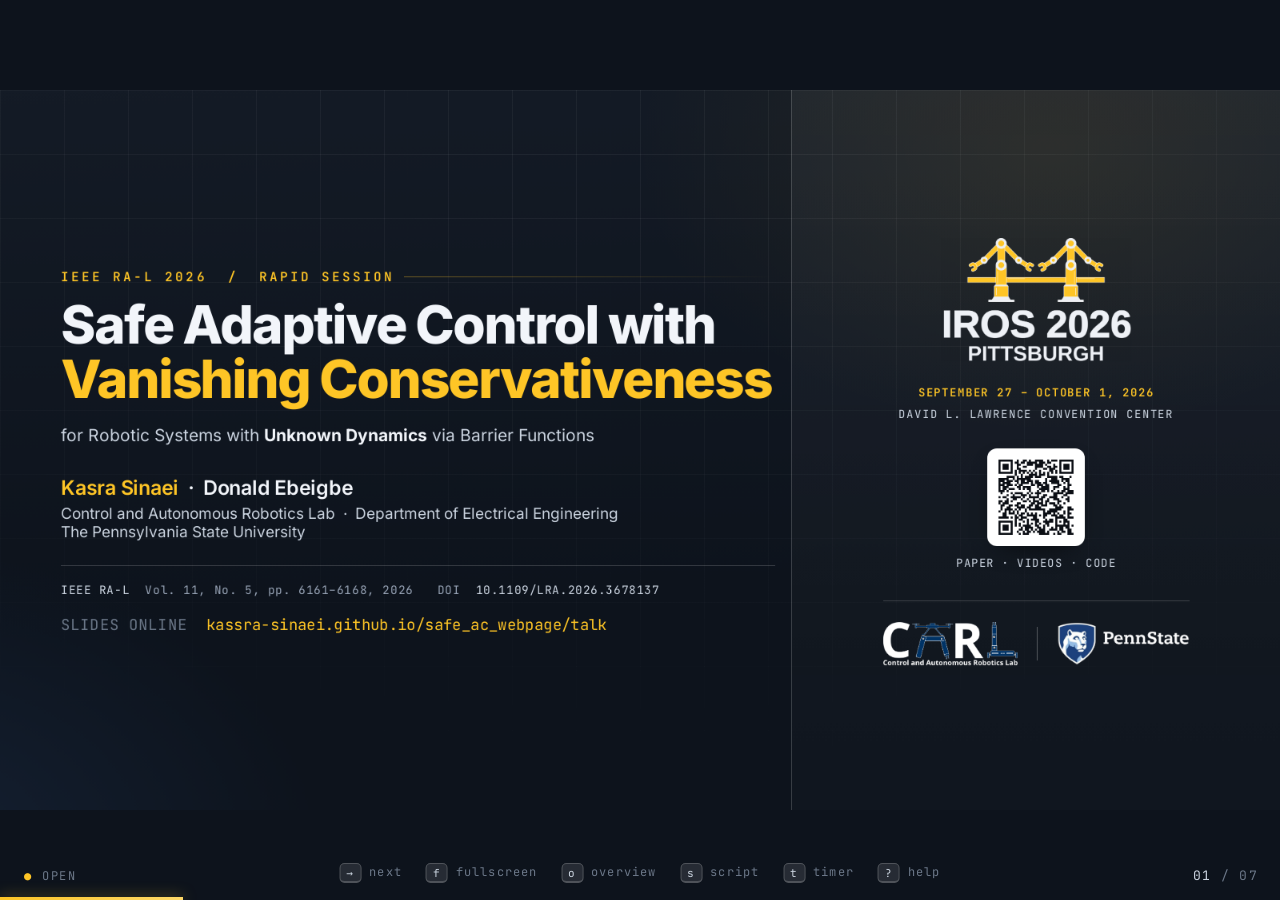
<file: talk/index.html>
<!DOCTYPE html>
<html lang="en">
<head>
<meta charset="utf-8">
<meta name="viewport" content="width=device-width, initial-scale=1">
<title>Safe Adaptive Control · IROS 2026 lightning talk</title>
<meta name="author" content="Kasra Sinaei, Donald Ebeigbe">
<link rel="icon" href="assets/img/iros2026_logo.png">
<link rel="stylesheet" href="assets/vendor/katex/katex.min.css">
<link rel="stylesheet" href="assets/deck.css">
</head>
<body>

<div id="stage">

<section class="slide title-slide" data-title="Title" data-section="Open" data-time="8">
  <div class="title-left">
    <div class="eyebrow">IEEE&nbsp;RA-L&nbsp;2026 &nbsp;/&nbsp; Rapid&nbsp;Session</div>

    <h1 class="deck">
      Safe Adaptive Control with<br>
      <span style="color:var(--gold)">Vanishing Conservativeness</span>
    </h1>
    <p class="sub" style="margin-bottom:34px; font-size:21px;">
      for Robotic Systems with <strong>Unknown Dynamics</strong> via Barrier Functions
    </p>

    <p class="authors"><span class="me">Kasra Sinaei</span> &nbsp;&middot;&nbsp; Donald Ebeigbe</p>
    <p class="affil">Control and Autonomous Robotics Lab &nbsp;&middot;&nbsp; Department of Electrical Engineering<br>The Pennsylvania State University</p>

    <div class="pubmeta">
      <span class="item"><b>IEEE RA-L</b> &nbsp;Vol.&nbsp;11, No.&nbsp;5, pp.&nbsp;6161&ndash;6168, 2026</span>
      <span class="item">DOI &nbsp;<b>10.1109/LRA.2026.3678137</b></span>
    </div>

    <p class="slideslink"><span data-link="https://kassra-sinaei.github.io/safe_ac_webpage/talk/">Slides
      online &nbsp;<span class="u">kassra-sinaei.github.io/safe_ac_webpage/talk</span></span></p>
  </div>

  <div class="title-right">
    <img class="logo" src="assets/img/iros2026_logo_light.png" alt="IROS 2026 Pittsburgh">
    <div class="venue">
      <b>September 27 &ndash; October 1, 2026</b><br>
      David L. Lawrence Convention Center
    </div>
    <div class="qrblock" style="margin-top:4px;">
      <a class="qr" href="https://safe-adaptive-control.netlify.app" target="_blank" rel="noopener">
        <img src="assets/img/qr_project.svg" alt="QR code to project page">
      </a>
      <div class="qlab">Paper &middot; Videos &middot; Code</div>
    </div>
    <div class="title-logos">
      <img src="assets/img/carl_logo.png" alt="Control and Autonomous Robotics Lab (CARL)">
      <span class="sep"></span>
      <img src="assets/img/psu_mark_reverse.png" alt="Penn State">
    </div>
  </div>

  <aside class="notes">
    I am Kasra Sinaei from Penn State, presenting our work on safe adaptive control with vanishing conservativeness. Adaptive controllers are a well established control practice, and engineers have used them for over four decades. Control Barrier Functions are also a well established, popular choice for safety filtering.
  </aside>
</section>


<!-- =========================================================
     02 · THE PROBLEM  (minimal: ours vs. a conventional CBF filter)
     ========================================================= -->
<section class="slide" data-scan data-title="The problem: where the barrier goes" data-section="Motivation" data-time="24">
  <div class="stack">
    <div class="eyebrow">The Problem</div>
    <h2 class="deck" style="font-size:44px; margin-bottom:8px;">Enforcing safety while the model estimate is not accurate</h2>
    <p class="sub" style="margin-bottom:26px; max-width:none;">
      An adaptive controller is least informed at <em class="k">t&nbsp;=&nbsp;0</em>, exactly when the robot starts moving.
    </p>

    <div class="cols c-6-6 mid grow" style="min-height:0; gap:36px;">
      <div class="card red">
        <div class="chip red" style="margin-bottom:14px;">&times;</div>
        <div class="big">Conventional: filter the <em class="r">output</em></div>
        <div class="mini">
          <span class="mnode">Adaptive<br>controller</span>
          <span class="marw">\(u\)</span>
          <span class="mnode bad">CBF-QP<br><small>needs \(f,\,g\)</small></span>
          <span class="marw">\(u_{\text{safe}}\)</span>
          <span class="mnode">Robot</span>
        </div>
        <p class="cap">The filter needs the model you are still learning: with poor estimates it can
          <em class="r">fail to prevent unsafe behavior</em>, or stay conservative forever.</p>
      </div>

      <div class="card gold">
        <div class="chip" style="margin-bottom:14px;">&#9733;</div>
        <div class="big" style="color:var(--gold)">Ours: filter the <em class="k">update law</em></div>
        <div class="mini">
          <span class="mnode good">Update law + QP<br><small>\(\breve W=\hat W+\delta W\)</small></span>
          <span class="marw">\(\breve W\)</span>
          <span class="mnode">Control law</span>
          <span class="marw">\(u\)</span>
          <span class="mnode">Robot</span>
        </div>
        <p class="cap">A real-time QP perturbs the <strong>parameter estimate</strong> instead, carrying a
          model-error bound that <em class="k">shrinks as the robot learns</em>. No external filter.</p>
      </div>
    </div>

    <div class="punch red frag" data-f="1">
      Model-based safety filters are <span class="q">most vulnerable at the beginning of the roll-out</span>,
      and need to be conservative.
    </div>
  </div>

  <aside class="notes">
    What makes integrating CBFs and adaptive control difficult is that a CBF needs a model, and adaptive control does not have an accurate system representation when it starts rolling out at time zero. To address this challenge, we propose filtering the parameter gains of the adaptive controller instead of the final action of the controller.
  </aside>
</section>

<!-- =========================================================
     03 · FORMULATION  (slim: three equations)
     ========================================================= -->
<section class="slide" data-scan data-title="Formulation: unknown robot → one weight vector" data-section="Formulation" data-time="26">
  <div class="stack roomy">
    <div class="eyebrow blue">Problem Formulation &nbsp;&middot;&nbsp; Sec. II &amp; III</div>
    <h2 class="deck" style="font-size:40px; margin-bottom:18px;">Regressor-based representation of a nonlinear system</h2>

    <div class="cols c-6-6 mid grow" style="min-height:0;">
      <div>
        <div class="eq" style="margin-bottom:18px;">
          <span class="lbl">System</span>
          \[ \dot{x} \;=\; f(x) \;+\; g(x)\,u \]
          <span class="tagno">(1)</span>
        </div>

        <div class="rowitem" style="margin-bottom:16px;">
          <span class="chip red">A1</span>
          <span class="txt"><b>\(f\) and \(g\) fully unknown</b>: we know only their
            <em class="r">dimensions</em>. Fully actuated.</span>
        </div>
        <div class="rowitem">
          <span class="chip green">Goal</span>
          <span class="txt">Track \(x_d(t)\) and keep \(\mathcal C=\{x:h(x)\ge0\}\)
            <b>forward invariant</b>, with no model.</span>
        </div>
      </div>

      <div>
        <div class="eq hero" style="margin-bottom:14px;">
          <span class="lbl">Everything unknown, in one vector</span>
          \[ \Psi(x) \;=\; Z(\cdot)\,W \;+\; \varepsilon \]
          <span class="tagno">(8)</span>
        </div>
        <p class="small" style="margin-bottom:18px;">
          \(Z\) <em class="k">known</em> basis functions (RBF / Fourier) &nbsp;&middot;&nbsp;
          \(W\) <em class="r">unknown</em> weights, \(\|W\|\le W_{\max}\) &nbsp;&middot;&nbsp;
          \(\|\varepsilon\|\le E\).
        </p>

        <div class="eq blue">
          <span class="lbl">Control law &amp; the one knob &nbsp;(10&ndash;11)</span>
          \[ u = Z\,\breve W + \dot x_d - Ke, \qquad
             \breve W = \underbrace{\hat W}_{\textcolor{#5B9BFF}{\text{stability}}}
                      + \underbrace{\delta W}_{\textcolor{#FEC526}{\text{safety}}} \]
        </div>
      </div>
    </div>

    <div class="punch blue frag" data-f="1">
      One vector holds everything the robot doesn&rsquo;t know, and
      <span class="q">\(\delta W\)</span> is the only safety knob.
    </div>
  </div>

  <aside class="notes">
    Our approach works on any control-affine nonlinear system, including robots. We use a regressor-based representation of the system, where a function approximator and an unknown parameter vector encode our model. Our control law consists of an inverse dynamics term, a proportional error term, and the desired trajectory; the parameter update has two parts, one coming from Lyapunov analysis and one from an online optimization problem.
  </aside>
</section>

<!-- =========================================================
     04 · MAIN RESULT  (Prop. 1 bound + the QP, merged)
     ========================================================= -->
<section class="slide" data-scan data-title="★ Vanishing conservativeness, and the QP" data-section="Method" data-time="42">
  <div class="stack">
    <div class="eyebrow">Main Result &nbsp;&middot;&nbsp; Proposition 1 &amp; Theorem 2</div>
    <h2 class="deck" style="font-size:38px; margin-bottom:14px;">
      <span style="color:var(--gold)">Vanishing conservativeness</span> via a decaying parameter-error bound
    </h2>

    <div class="cols c-6-6 mid" style="gap:32px;">
      <div>
        <div class="eq hero" style="margin-bottom:14px;">
          <span class="lbl">Proposition 1: the certificate</span>
          \[ \|\tilde W(t)\| \;\le\;
             \sqrt{\dfrac{\,2\bar V_0 \;-\; k_e\displaystyle\int_0^{t}\!\|e(\tau)\|^{2}\,d\tau\,}{\lambda_{\min}(\Gamma^{-1})}}
             \;=\; \bar W(t) \]
          <span class="tagno">(16)</span>
        </div>
        <p class="small">
          Every term of \(\bar V_0\) is <strong>known a priori</strong>, and the integral only grows, so
          \(\bar W(t)\) is <em class="k">non-increasing</em>. Stability is never traded away (Thm.&nbsp;1);
          \(\hat W\) need not converge (Remark&nbsp;1).
        </p>
      </div>

      <div class="diagram">
        <svg viewBox="0 0 620 320" preserveAspectRatio="xMidYMid meet">
          <defs>
            <linearGradient id="bandg" x1="0" y1="0" x2="0" y2="1">
              <stop offset="0%"   stop-color="#FEC526" stop-opacity=".17"/>
              <stop offset="100%" stop-color="#FEC526" stop-opacity=".02"/>
            </linearGradient>
            <marker id="arwG" viewBox="0 0 10 10" refX="9" refY="5" markerWidth="7" markerHeight="7" orient="auto">
              <path d="M0 0 L10 5 L0 10 z" fill="#FEC526"/>
            </marker>
          </defs>
          <line x1="60" y1="26"  x2="60"  y2="292" stroke="rgba(255,255,255,.26)" stroke-width="1.4"/>
          <line x1="60" y1="292" x2="586" y2="292" stroke="rgba(255,255,255,.26)" stroke-width="1.4"/>
          <path d="M60 56 C 196 100, 330 158, 578 202 L578 264 C 330 252, 196 238, 60 216 Z" fill="url(#bandg)"/>
          <line x1="60" y1="44" x2="578" y2="44" stroke="#FF6B6B" stroke-width="2" stroke-dasharray="7 6" opacity=".85"/>
          <path d="M60 56 C 196 100, 330 158, 578 202" fill="none" stroke="#FEC526" stroke-width="3.6" stroke-linecap="round"/>
          <path d="M60 216 C 132 234, 180 210, 236 230 C 292 250, 334 228, 392 246 C 452 264, 508 248, 578 264"
                fill="none" stroke="#5B9BFF" stroke-width="2.6" stroke-linecap="round"/>
          <line x1="112" y1="74"  x2="112" y2="206" stroke="#FEC526" stroke-width="1.6" stroke-dasharray="4 4" marker-end="url(#arwG)"/>
        </svg>
        <div class="lay">
          <div class="dlab" style="left:4.5%; top:8%; color:#96A2B4;">\(\|\tilde W\|\)</div>
          <div class="dlab" style="left:10.5%; top:95.5%; color:#96A2B4;">\(t=0\)</div>
          <div class="dlab" style="left:89%;   top:95.5%; color:#96A2B4;">time</div>
          <div class="dnote" style="left:75%;  top:10%; color:#FF6B6B; font-size:14.5px;">constant worst case</div>
          <div class="dnote" style="left:73%;  top:48%; color:#FEC526; font-weight:600;">\(\bar W(t)\): certified</div>
          <div class="dnote" style="left:37%;  top:78%; color:#5B9BFF; font-size:14.5px;">true \(\|\tilde W(t)\|\) (never known)</div>
          <div class="dlab" style="left:29.5%; top:43%; color:#FEC526;">conservativeness</div>
        </div>
      </div>
    </div>

    <div class="eq green frag" data-f="1" style="margin-top:14px;">
      <span class="lbl">One QP on the update law &nbsp;(18), (20) &nbsp;&middot;&nbsp; OSQP, 100&nbsp;Hz</span>
      \[ \begin{aligned}
         \min_{\delta W}\;&amp; \tfrac12\,\delta W^{\!\top}\delta W
            \qquad \text{s.t.}\quad \text{RaCLF (15)} \;\;\textcolor{#5B9BFF}{\text{keeps stability}} \\[2pt]
         &amp; \nabla h\,Z\,\delta W \;\ge\; -\alpha\big(h(x)\big) + \nabla h\,(Ke-\dot x_d)
            + \underbrace{\|\nabla h Z\|\,\bar W(t)}_{\textcolor{#FF6B6B}{\text{model error, shrinks}}}
            + \|\nabla h\|\,E
         \end{aligned} \]
    </div>

    <div class="punch frag" data-f="2">
      As \(\bar W(t)\) decays, the constraint <span class="q">relaxes itself</span>.
    </div>
  </div>

  <aside class="notes">
    A nice characteristic of our method is its vanishing conservativeness. We start the safety filter with a conservative, worst-case estimation error, and thanks to the time-decaying error bound we derived, the safety filter relaxes over time and allows the robot to use its full potential. Our QP is shown here; it can be solved in a few milliseconds and generates safe, stabilizing parameter vectors.
  </aside>
</section>

<section class="slide" data-scan data-title="Verification: simulation → high fidelity" data-section="Results" data-time="30">
  <div class="stack">
    <div class="eyebrow blue">Verification &nbsp;&middot;&nbsp; numerical &amp; NVIDIA IsaacSim &nbsp;&middot;&nbsp; Sec. IV-A&ndash;C</div>

    <div class="cols c-6-6" style="gap:24px; max-width:1180px; margin:0 auto; width:100%;">
      <div class="vid" style="aspect-ratio:1794/922;">
        <span class="badge red">safety filter OFF</span>
        <video src="../static/videos/no_safety_filter.mp4" poster="assets/img/poster/no_safety_filter.jpg" muted loop playsinline data-autoplay></video>
      </div>
      <div class="vid" style="aspect-ratio:1794/922;">
        <span class="badge green">safety filter ON</span>
        <video src="../static/videos/safety_filter.mp4" poster="assets/img/poster/safety_filter.jpg" muted loop playsinline data-autoplay></video>
      </div>
    </div>

    <div class="cols c-6-6" style="gap:24px; max-width:1180px; margin:14px auto 0; width:100%;">
      <div class="card red tight vc"><p class="cap">The end-effector drives
        <strong>through</strong> the red keep-out sphere.</p></div>
      <div class="card green tight vc"><p class="cap">Same unknown dynamics: it
        <strong>skirts the sphere</strong> and still reaches every waypoint.</p></div>
    </div>

    <div class="cols c-3 stretch grow" style="gap:26px; margin-top:18px; min-height:0;">
      <div class="stack">
        <div class="plot fill grow" style="min-height:0;">
          <img src="assets/img/md_barrier.png" alt="Barrier value over 314 s for the mass-damper">
        </div>
        <p class="tiny" style="margin-top:8px;"><strong>Mass&ndash;damper</strong>: \(h>0\) for 314&nbsp;s;
          its floor drops \(\approx0.15\to0.05\) after \(\sim\)60&nbsp;s: <em class="k">\(\bar W(t)\) decaying</em>.</p>
      </div>
      <div class="stack">
        <div class="plot fill grow" style="min-height:0;">
          <img src="assets/img/fig3_mobile.png" alt="Mobile robot trajectory avoiding two obstacles">
        </div>
        <p class="tiny" style="margin-top:8px;"><strong>Mobile robot</strong>: unknown drift, reference
          driven <em class="r">straight through</em> both obstacles; \(h\ge0\) never violated.</p>
      </div>
      <div class="stack">
        <div class="plot fill grow" style="min-height:0;">
          <img src="assets/img/ur10_h.png" alt="Barrier function h(q) stays positive for the UR10">
        </div>
        <p class="tiny" style="margin-top:8px;"><strong>UR10, 6-DoF</strong>: 66 unknown parameters at
          100&nbsp;Hz; \(h(q)\) never crosses zero. \(\nabla h\) needs only the <em class="k">kinematic</em>
          Jacobian (Remark&nbsp;3).</p>
      </div>
    </div>
  </div>

  <aside class="notes">
    We validate our method in simulation. Here is a video of a UR10 robot in Isaac Sim. The robot follows three waypoints in a loop. On the right, the safety filter is activated, and the robot does not enter the area around the red sphere. On the bottom left is the CBF plot as a function of time, where we see the vanishing conservativeness of the framework.
  </aside>
</section>


<section class="slide" data-scan data-title="Verification: hardware, Unitree Go1" data-section="Results" data-time="26">
  <div class="stack">
    <div class="eyebrow green">Verification &nbsp;&middot;&nbsp; Hardware &nbsp;&middot;&nbsp; Sec. IV-D</div>

    <div class="cols c-6-6 stretch grow" style="min-height:0; gap:26px;">
      <div class="stack">
        <div class="vid grow" style="min-height:0;">
          <span class="badge green" style="background:rgba(8,11,17,.78);">Unitree Go1 &middot; ROS &middot; MoCap &middot; 4&times; speed</span>
          <video src="../static/videos/experiment_1_aac.mp4" poster="assets/img/poster/experiment_1_aac.jpg" muted loop playsinline data-autoplay data-rate="4"></video>
        </div>
        <div class="cols c-4" style="gap:14px; margin-top:18px;">
          <div class="stat"><span class="n green">20/20</span><span class="l">trials safe</span></div>
          <div class="stat"><span class="n">0</span><span class="l">dynamics known</span></div>
          <div class="stat"><span class="n blue">100</span><span class="l">Hz control loop</span></div>
          <div class="stat"><span class="n">2</span><span class="l">obstacles</span></div>
        </div>
      </div>

      <div class="stack" style="gap:16px; min-height:0;">
        <div class="plot fill grow" style="min-height:0;">
          <img src="assets/img/hw_traj.png" alt="Measured quadruped trajectory around two obstacles">
          <div class="figcap">measured trajectory (motion capture)</div>
        </div>
        <div class="cols c-6-6" style="gap:16px;">
          <div class="plot fill">
            <img src="assets/img/hw_h.png" alt="Barrier function stays in the safe region for the whole run">
            <div class="figcap">\(h(x)\) stays in the safe region</div>
          </div>
          <div class="plot fill">
            <img src="assets/img/hw_w.png" alt="Parameter norm stays below its bound">
            <div class="figcap">\(\|\hat w\|\) stays under its bound</div>
          </div>
        </div>
      </div>
    </div>

    <div class="punch green frag" data-f="1" style="margin-top:20px;">
      A quadruped with <span class="q">no dynamic model at all</span>: unicycle mapping,
      unknown drift, 20 of 20 runs safe.
    </div>
  </div>

  <aside class="notes">
    We also validate the framework in hardware. It solves a quadrupedal navigation problem, where we have an inaccurate locomotion controller with some unknown drift, and our controller successfully takes the robot to the goal pose.
  </aside>
</section>


<section class="slide" data-title="Takeaways &amp; contact" data-section="Close" data-time="14">
  <div class="stack">
    <div class="eyebrow">Conclusion</div>

    <div class="cols c-7-5 mid" style="flex:1;">
      <div class="stack">
        <h2 class="deck" style="font-size:38px; margin-bottom:22px;">
          Put the barrier where the <span style="color:var(--gold)">uncertainty</span> lives.
        </h2>

        <div class="rowitem">
          <span class="chip">1</span>
          <span class="txt"><b>Safety on the update law, not the output.</b> A CBF-QP perturbs
            \(\delta W\) so the parameter estimate itself is always safe, with no external filter.</span>
        </div>
        <div class="rowitem">
          <span class="chip blue">2</span>
          <span class="txt"><b>Stability is never sacrificed.</b> The RaCLF constraint holds for every
            \(\delta W\) the QP may choose (Thm.&nbsp;1).</span>
        </div>
        <div class="rowitem">
          <span class="chip green">3</span>
          <span class="txt"><b>Conservativeness vanishes.</b> A certified, monotonically decreasing bound
            \(\bar W(t)\) on the parameter error relaxes the CBF as the robot learns (Prop.&nbsp;1).</span>
        </div>

        <div class="card tight" style="margin-top:20px; border-color:rgba(254,197,38,.24)">
          <p class="cap"><strong>Validated</strong> on a nonlinear mass&ndash;damper, a drifting mobile robot,
            a 6-DoF UR10 in IsaacSim, and a Unitree Go1 in hardware,
            all with <em class="k">fully unknown dynamics</em>.</p>
        </div>

        <p class="small" style="margin-top:16px;">
          <span style="color:var(--muted);font-family:var(--mono);font-size:12px;letter-spacing:.13em;
                text-transform:uppercase;">Next</span> &nbsp; extending the framework to
          <strong>underactuated</strong> systems, removing the heuristic velocity mapping (Remark&nbsp;4).
        </p>
      </div>

      <div>
        <div class="qrwall">
          <div class="qrblock">
            <a class="qr" href="https://safe-adaptive-control.netlify.app" target="_blank" rel="noopener">
              <img src="assets/img/qr_project.svg" alt="QR to project page"></a>
            <div class="qlab">Project page<br><span style="color:var(--faint)">videos</span></div>
          </div>
          <div class="qrblock">
            <a class="qr" href="https://doi.org/10.1109/LRA.2026.3678137" target="_blank" rel="noopener">
              <img src="assets/img/qr_paper.svg" alt="QR to the paper DOI"></a>
            <div class="qlab">Paper<br><span style="color:var(--faint)">IEEE RA-L</span></div>
          </div>
          <div class="qrblock">
            <a class="qr" href="https://github.com/Kassra-sinaei/safe_ac_exp" target="_blank" rel="noopener">
              <img src="assets/img/qr_code.svg" alt="QR to the code repository"></a>
            <div class="qlab">Code<br><span style="color:var(--faint)">GitHub</span></div>
          </div>
          <div class="qrblock">
            <a class="qr" href="https://kassra-sinaei.github.io" target="_blank" rel="noopener">
              <img src="assets/img/qr_author.svg" alt="QR to the author's website"></a>
            <div class="qlab">Kasra Sinaei<br><span style="color:var(--faint)">personal</span></div>
          </div>
          <div class="qrblock">
            <a class="qr" href="https://sites.psu.edu/carl/" target="_blank" rel="noopener">
              <img src="assets/img/qr_lab.svg" alt="QR to the CARL lab website"></a>
            <div class="qlab">CARL lab<br><span style="color:var(--faint)">Penn State</span></div>
          </div>
        </div>

        <div class="card tight" style="margin-top:20px;">
          <p class="tiny" style="line-height:1.75; color:var(--text-2);">
            <strong style="color:var(--gold)">K. Sinaei</strong> and D. Ebeigbe, &ldquo;Safe Adaptive Control With
            Vanishing Conservativeness for Robotic Systems With Unknown Dynamics via Barrier Functions,&rdquo;
            <em>IEEE Robotics and Automation Letters</em>, vol.&nbsp;11, no.&nbsp;5, pp.&nbsp;6161&ndash;6168, 2026.<br>
            <span class="mono" style="color:var(--muted)">doi:10.1109/LRA.2026.3678137</span>
          </p>
          <p class="tiny" style="margin:12px 0 0; color:var(--muted);">
            <span class="mono">kasra@psu.edu</span> &nbsp;&middot;&nbsp;
            Control and Autonomous Robotics Lab, Penn State
          </p>
        </div>
      </div>
    </div>

    <div class="punch">
      Safety you can <span class="q">prove</span>. Conservativeness you can
      <span class="q">outgrow</span>.
    </div>
  </div>

  <aside class="notes">
    Thank you for your attention. I will be happy to discuss more at the poster session.
  </aside>
</section>


</div><!-- /#stage -->


<!-- =========================================================
     CHROME
     ========================================================= -->
<!-- Corner QR dock: deck.js copies this into every slide marked data-scan,
     so anyone who tunes in mid-talk can grab the paper and the website. -->
<template id="scan-tpl">
  <nav class="scan" aria-label="Paper and project website">
    <a href="https://doi.org/10.1109/LRA.2026.3678137" target="_blank" rel="noopener">
      <img src="assets/img/qr_paper.svg" alt="QR code to the paper (DOI)">
      <span class="ql">Paper</span>
    </a>
    <a href="https://safe-adaptive-control.netlify.app" target="_blank" rel="noopener">
      <img src="assets/img/qr_project.svg" alt="QR code to the project website">
      <span class="ql">Website</span>
    </a>
  </nav>
</template>

<div id="progress"></div>
<div id="sectionmark"></div>
<div id="counter"></div>
<div id="timer"></div>
<div id="hint"><kbd>&rarr;</kbd> next &nbsp; <kbd>f</kbd> fullscreen &nbsp; <kbd>o</kbd> overview &nbsp; <kbd>s</kbd> script &nbsp; <kbd>t</kbd> timer &nbsp; <kbd>?</kbd> help</div>

<div class="overlay" id="overview">
  <h3>Overview &nbsp;&middot;&nbsp; click a slide to jump</h3>
  <div id="ovGrid"></div>
  <div class="esc">ESC or O to close</div>
</div>

<div class="overlay" id="help">
  <h3>Keyboard</h3>
  <div class="helpgrid">
    <div class="helprow"><span class="keys"><kbd>&rarr;</kbd> <kbd>Space</kbd> <kbd>PgDn</kbd> <kbd>N</kbd></span><span class="d">Next step (reveals, then next slide)</span></div>
    <div class="helprow"><span class="keys"><kbd>&larr;</kbd> <kbd>PgUp</kbd> <kbd>P</kbd></span><span class="d">Previous step</span></div>
    <div class="helprow"><span class="keys"><kbd>&darr;</kbd></span><span class="d">Next slide, skipping reveals</span></div>
    <div class="helprow"><span class="keys"><kbd>&uarr;</kbd></span><span class="d">Previous slide</span></div>
    <div class="helprow"><span class="keys"><kbd>Home</kbd> / <kbd>End</kbd></span><span class="d">First / last slide</span></div>
    <div class="helprow"><span class="keys"><kbd>1</kbd>&hellip;<kbd>9</kbd></span><span class="d">Type a number to jump</span></div>
    <div class="helprow"><span class="keys"><kbd>F</kbd></span><span class="d">Fullscreen (use this to present)</span></div>
    <div class="helprow"><span class="keys"><kbd>O</kbd></span><span class="d">Slide overview grid</span></div>
    <div class="helprow"><span class="keys"><kbd>S</kbd></span><span class="d">Speaker script &amp; timings</span></div>
    <div class="helprow"><span class="keys"><kbd>T</kbd></span><span class="d">3:00 countdown + pace indicator</span></div>
    <div class="helprow"><span class="keys"><kbd>R</kbd></span><span class="d">Restart the timer</span></div>
    <div class="helprow"><span class="keys"><kbd>B</kbd></span><span class="d">Blackout the screen</span></div>
    <div class="helprow"><span class="keys"><kbd>?</kbd></span><span class="d">This panel</span></div>
    <div class="helprow"><span class="keys"><kbd>Esc</kbd></span><span class="d">Close any overlay</span></div>
  </div>
  <div class="esc" style="margin-top:34px;">
    Click the right 78&#37; of the screen to advance, the left 22&#37; to go back. Swipe on touch devices.<br>
    A presenter remote sends PgUp / PgDn and works out of the box.
  </div>
</div>

<div class="overlay" id="notes">
  <h3>Speaker script &nbsp;&middot;&nbsp; 2:50 lightning session</h3>
  <div id="notesBody"></div>
  <div class="esc">ESC or S to close &nbsp;&middot;&nbsp; click any entry to jump to that slide</div>
</div>

<script src="assets/vendor/katex/katex.min.js"></script>
<script src="assets/vendor/katex/auto-render.min.js"></script>
<script>
  /* Render math immediately: the DOM above is fully parsed, and deck.js
     (loaded next) copies already-rendered note markup into the script panel. */
  renderMathInElement(document.body, {
    delimiters: [
      { left: '\\[', right: '\\]', display: true  },
      { left: '$$',    right: '$$',    display: true  },
      { left: '\\(', right: '\\)', display: false }
    ],
    ignoredTags: ['script','noscript','style','textarea','pre','code','option','svg'],
    throwOnError: false,
    strict: false
  });
</script>
<script src="assets/deck.js"></script>
</body>
</html>
</file>
<file: talk/assets/deck.css>
/* ============================================================
   Safe Adaptive Control — IROS 2026 rapid-session deck
   Design system: "Ink & Gold"
   ============================================================ */

@import url("fonts/fonts.css");

:root{
  /* ---- surfaces ---- */
  --bg:        #0D131C;
  --bg-2:      #141B26;
  --panel:     rgba(255,255,255,.070);
  --panel-2:   rgba(255,255,255,.105);
  --stroke:    rgba(255,255,255,.19);
  --stroke-2:  rgba(255,255,255,.30);

  /* ---- ink ---- */
  --text:      #F2F5FA;
  --text-2:    #CBD4E0;
  --muted:     #96A2B4;
  --faint:     #6B7788;

  /* ---- accents ---- */
  --gold:      #FEC526;   /* IROS 2026 Pittsburgh */
  --gold-2:    #FFD968;
  --gold-dim:  rgba(254,197,38,.14);
  --blue:      #5B9BFF;   /* stability / CLF / tracking */
  --blue-dim:  rgba(91,155,255,.14);
  --green:     #3DD68C;   /* safe */
  --green-dim: rgba(61,214,140,.14);
  --red:       #FF6B6B;   /* unsafe */
  --red-dim:   rgba(255,107,107,.14);
  --violet:    #B69CFF;   /* optimization */
  --violet-dim:rgba(182,156,255,.14);

  --sans: "Inter", ui-sans-serif, system-ui, -apple-system, "Segoe UI", Roboto, sans-serif;
  --mono: "JetBrains Mono", ui-monospace, "SF Mono", Menlo, Consolas, monospace;

  --r:   14px;
  --r-s: 9px;
}

*,*::before,*::after{ box-sizing:border-box; }

html,body{
  margin:0; padding:0; height:100%; width:100%;
  background:var(--bg); color:var(--text);
  font-family:var(--sans);
  overflow:hidden;
  -webkit-font-smoothing:antialiased;
  text-rendering:optimizeLegibility;
}

/* ============================================================
   STAGE — fixed 1600x900 canvas, scaled to fit any display
   ============================================================ */
#stage{
  position:absolute; top:50%; left:50%;
  width:1600px; height:900px;
  transform-origin:center center;
  will-change:transform;
}

.slide{
  position:absolute; inset:0;
  padding:54px 72px 62px;
  display:none;
  background:
    radial-gradient(1150px 720px at 88% -12%, rgba(254,197,38,.13), transparent 62%),
    radial-gradient(950px 640px at -8% 108%, rgba(91,155,255,.11), transparent 60%),
    linear-gradient(178deg, var(--bg-2) 0%, var(--bg) 72%);
}
.slide.active{ display:block; }
.slide.enter{ animation:slideIn .34s cubic-bezier(.22,.9,.28,1) both; }
@keyframes slideIn{
  from{ opacity:0; transform:translateY(11px) scale(.995); }
  to  { opacity:1; transform:none; }
}

/* hairline grid texture */
.slide::before{
  content:""; position:absolute; inset:0; pointer-events:none; opacity:1;
  background-image:
    linear-gradient(rgba(255,255,255,.055) 1px, transparent 1px),
    linear-gradient(90deg, rgba(255,255,255,.055) 1px, transparent 1px);
  background-size:80px 80px;
  -webkit-mask-image:radial-gradient(135% 118% at 50% 0%, #000 12%, transparent 86%);
          mask-image:radial-gradient(135% 118% at 50% 0%, #000 12%, transparent 86%);
}
.slide > *{ position:relative; z-index:1; }

@media (prefers-reduced-motion: reduce){
  .slide.enter{ animation:none; }
  .frag{ transition:none !important; }
}

/* ============================================================
   TYPOGRAPHY
   ============================================================ */
.eyebrow{
  font-family:var(--mono); font-size:16px; font-weight:600;
  letter-spacing:.19em; text-transform:uppercase;
  color:var(--gold); margin:0 0 16px;
  display:flex; align-items:center; gap:12px;
}
.eyebrow::after{
  content:""; height:1px; flex:1;
  background:linear-gradient(90deg, rgba(254,197,38,.42), transparent);
}
.eyebrow.blue{ color:var(--blue); }
.eyebrow.blue::after{ background:linear-gradient(90deg, rgba(91,155,255,.42), transparent); }
.eyebrow.green{ color:var(--green); }
.eyebrow.green::after{ background:linear-gradient(90deg, rgba(61,214,140,.42), transparent); }

h1.deck{
  font-size:66px; font-weight:800; line-height:1.03;
  letter-spacing:-.032em; margin:0 0 20px;
}
h2.deck{
  font-size:46px; font-weight:800; line-height:1.08;
  letter-spacing:-.028em; margin:0 0 10px;
}
h3.deck{
  font-size:31px; font-weight:700; line-height:1.2;
  letter-spacing:-.018em; margin:0 0 10px;
}
.sub{
  font-size:25px; line-height:1.5; color:var(--text-2);
  font-weight:400; margin:0 0 26px; max-width:66ch;
}
.lead{ font-size:25px; line-height:1.5; color:var(--text-2); }
p{ margin:0 0 14px; }
strong{ color:var(--text); font-weight:700; }
em.k{ font-style:normal; color:var(--gold); font-weight:600; }
em.b{ font-style:normal; color:var(--blue);  font-weight:600; }
em.g{ font-style:normal; color:var(--green); font-weight:600; }
em.r{ font-style:normal; color:var(--red);   font-weight:600; }

.mono{ font-family:var(--mono); }
.tiny{ font-size:17px; color:var(--muted); line-height:1.5; }
.small{ font-size:20.5px; color:var(--text-2); line-height:1.55; }

/* the one-line punch that closes a slide */
.punch{
  margin-top:auto;
  border-left:3px solid var(--gold);
  padding:12px 0 12px 20px;
  font-size:28px; line-height:1.34; font-weight:600;
  letter-spacing:-.014em; color:var(--text);
  background:linear-gradient(90deg, rgba(254,197,38,.075), transparent 62%);
}
.punch.blue{ border-color:var(--blue);  background:linear-gradient(90deg, rgba(91,155,255,.075), transparent 62%); }
.punch.green{ border-color:var(--green); background:linear-gradient(90deg, rgba(61,214,140,.075), transparent 62%); }
.punch.red{ border-color:var(--red);   background:linear-gradient(90deg, rgba(255,107,107,.08), transparent 62%); }
.punch .q{ color:var(--gold); }

/* ============================================================
   LAYOUT HELPERS
   ============================================================ */
.cols{ display:grid; gap:34px; align-items:start; }
.cols.mid{ align-items:center; }
.cols.stretch{ align-items:stretch; }
.c-6-6{ grid-template-columns:1fr 1fr; }
.c-7-5{ grid-template-columns:1.42fr 1fr; }
.c-5-7{ grid-template-columns:1fr 1.42fr; }
.c-8-4{ grid-template-columns:1.9fr 1fr; }
.c-4-8{ grid-template-columns:1fr 1.9fr; }
.c-3{ grid-template-columns:repeat(3,1fr); }
.c-4{ grid-template-columns:repeat(4,1fr); }
.stack{ display:flex; flex-direction:column; height:100%; }
.grow{ flex:1 1 auto; min-height:0; }
.center{ text-align:center; }
.vcenter{ display:flex; flex-direction:column; justify-content:center; height:100%; }

/* ============================================================
   CARDS / PANELS
   ============================================================ */
.card{
  background:var(--panel);
  border:1px solid var(--stroke);
  border-radius:var(--r);
  padding:22px 24px;
}
.card.tight{ padding:16px 18px; }
.card h4{
  margin:0 0 10px; font-size:17.5px; font-weight:700;
  letter-spacing:.09em; text-transform:uppercase; color:var(--muted);
  font-family:var(--mono);
}
.card.gold  { border-color:rgba(254,197,38,.34); background:linear-gradient(180deg, rgba(254,197,38,.085), rgba(254,197,38,.022)); }
.card.blue  { border-color:rgba(91,155,255,.32); background:linear-gradient(180deg, rgba(91,155,255,.075), rgba(91,155,255,.02)); }
.card.green { border-color:rgba(61,214,140,.32); background:linear-gradient(180deg, rgba(61,214,140,.075), rgba(61,214,140,.02)); }
.card.red   { border-color:rgba(255,107,107,.32); background:linear-gradient(180deg, rgba(255,107,107,.075), rgba(255,107,107,.02)); }
.card.violet{ border-color:rgba(182,156,255,.32); background:linear-gradient(180deg, rgba(182,156,255,.075), rgba(182,156,255,.02)); }

.card .cap{ font-size:21px; line-height:1.45; color:var(--text-2); margin:0; }
.card .big{ font-size:23px; line-height:1.4; color:var(--text); font-weight:600; margin:0 0 8px; }

/* numbered step chip */
.chip{
  display:inline-flex; align-items:center; justify-content:center;
  width:30px; height:30px; border-radius:8px;
  font-family:var(--mono); font-size:14px; font-weight:600;
  background:var(--gold-dim); color:var(--gold);
  border:1px solid rgba(254,197,38,.32);
  flex:0 0 auto;
}
.chip.blue { background:var(--blue-dim);  color:var(--blue);  border-color:rgba(91,155,255,.32); }
.chip.green{ background:var(--green-dim); color:var(--green); border-color:rgba(61,214,140,.32); }
.chip.red  { background:var(--red-dim);   color:var(--red);   border-color:rgba(255,107,107,.32); }
.chip.violet{background:var(--violet-dim);color:var(--violet);border-color:rgba(182,156,255,.32);}

.rowitem{ display:flex; gap:15px; align-items:flex-start; margin-bottom:15px; }
.rowitem:last-child{ margin-bottom:0; }
.rowitem .txt{ font-size:22px; line-height:1.45; color:var(--text-2); padding-top:3px; }
.rowitem .txt b{ color:var(--text); }

/* pill tags */
.tags{ display:flex; flex-wrap:wrap; gap:8px; }
.tag{
  font-family:var(--mono); font-size:14px; font-weight:500;
  padding:6px 13px; border-radius:100px;
  background:var(--panel-2); border:1px solid var(--stroke);
  color:var(--text-2); letter-spacing:.03em; white-space:nowrap;
}
.tag.gold  { color:var(--gold);   border-color:rgba(254,197,38,.34);  background:var(--gold-dim); }
.tag.blue  { color:var(--blue);   border-color:rgba(91,155,255,.34);  background:var(--blue-dim); }
.tag.green { color:var(--green);  border-color:rgba(61,214,140,.34);  background:var(--green-dim); }
.tag.red   { color:var(--red);    border-color:rgba(255,107,107,.34); background:var(--red-dim); }
.tag.violet{ color:var(--violet); border-color:rgba(182,156,255,.34); background:var(--violet-dim); }

/* big stat */
.stat{ display:flex; flex-direction:column; gap:2px; }
.stat .n{
  font-size:50px; font-weight:800; letter-spacing:-.03em;
  color:var(--gold); line-height:1;
}
.stat .n.blue{ color:var(--blue); }
.stat .n.green{ color:var(--green); }
.stat .l{
  font-family:var(--mono); font-size:13.5px; letter-spacing:.13em;
  text-transform:uppercase; color:var(--muted);
}

/* ============================================================
   MATH
   ============================================================ */
.katex{ font-size:1.30em; }
/* uppercase transforms mangle Greek and accents inside math */
.katex, .katex *{ text-transform:none !important; }
.katex-display{ margin:0 !important; }
.katex .base{ color:var(--text); }

.eq .katex{ font-size:1.46em; }
.eq{
  background:rgba(255,255,255,.028);
  border:1px solid var(--stroke);
  border-radius:var(--r-s);
  padding:16px 20px; margin:0 0 14px;
  position:relative; overflow:visible;
}
.eq.hero{
  border-color:rgba(254,197,38,.38);
  background:linear-gradient(180deg, rgba(254,197,38,.085), rgba(254,197,38,.015));
  box-shadow:0 0 0 1px rgba(254,197,38,.07), 0 16px 44px -22px rgba(254,197,38,.5);
  padding:22px 24px;
}
.eq.blue { border-color:rgba(91,155,255,.32);  background:linear-gradient(180deg, rgba(91,155,255,.07), rgba(91,155,255,.014)); }
.eq.green{ border-color:rgba(61,214,140,.32);  background:linear-gradient(180deg, rgba(61,214,140,.07), rgba(61,214,140,.014)); }
.eq.plain{ background:none; border:none; padding:6px 0; }
.eq .tagno{
  position:absolute; right:12px; top:50%; transform:translateY(-50%);
  font-family:var(--mono); font-size:13.5px; color:var(--faint);
}
.eq .lbl{
  position:absolute; left:16px; top:-9px;
  font-family:var(--mono); font-size:12.5px; font-weight:600;
  letter-spacing:.15em; text-transform:uppercase;
  padding:2px 9px; border-radius:5px;
  background:var(--bg-2); color:var(--muted);
  border:1px solid var(--stroke);
}
.eq.hero .lbl{ color:var(--gold); border-color:rgba(254,197,38,.4); }
.eq.blue .lbl{ color:var(--blue); border-color:rgba(91,155,255,.4); }
.eq.green .lbl{ color:var(--green); border-color:rgba(61,214,140,.4); }

/* term legend under an equation */
.terms{ display:flex; flex-wrap:wrap; gap:10px 22px; margin-top:12px; }
.term{ display:flex; align-items:center; gap:8px; font-size:18.5px; color:var(--text-2); }
.term .sw{ width:10px; height:10px; border-radius:3px; flex:0 0 auto; }

/* ============================================================
   FIGURES / MEDIA
   ============================================================ */
.plot{
  background:#fff; border-radius:10px; padding:9px;
  border:1px solid var(--stroke-2);
  box-shadow:0 18px 44px -26px rgba(0,0,0,.9);
  display:flex; flex-direction:column; gap:6px;
}
.plot img{ width:100%; height:auto; display:block; border-radius:4px; }
/* .fill — the white ground hugs the figure instead of the whole slot,
   so a flexible layout never leaves a slab of empty white. */
.plot.fill{
  height:100%; background:none; border:none; box-shadow:none; padding:0;
  align-items:center; justify-content:center;
}
.plot.fill img{
  background:#fff; padding:9px; border-radius:10px;
  border:1px solid var(--stroke-2);
  box-shadow:0 18px 44px -26px rgba(0,0,0,.9);
  width:auto; max-width:100%; max-height:100%;
  object-fit:contain; min-height:0;
}
.plot.fill .figcap{ color:var(--muted); padding-top:8px; }
.plot.fill .figcap .katex, .plot.fill .figcap .katex .base{ color:var(--muted); }
.figcap{
  font-family:var(--mono); font-size:15px; letter-spacing:.03em;
  color:#5A6474; text-align:center; padding-bottom:2px;
}
.figcap .katex{ font-size:1em; color:#5A6474; }
.figcap .katex .base{ color:#5A6474; }

.vid{
  border-radius:10px; overflow:hidden;
  border:1px solid var(--stroke-2);
  background:#05070B; position:relative;
  box-shadow:0 22px 52px -30px rgba(0,0,0,1);
  display:block;
}
.vid video{ width:100%; height:100%; display:block; object-fit:cover; }
.vid .badge{
  position:absolute; top:11px; left:11px; z-index:2;
  font-family:var(--mono); font-size:12px; font-weight:600;
  letter-spacing:.09em; text-transform:uppercase;
  padding:5px 11px; border-radius:100px;
  backdrop-filter:blur(10px); -webkit-backdrop-filter:blur(10px);
}
.badge.red  { background:rgba(255,107,107,.2); color:#FFB4B4; border:1px solid rgba(255,107,107,.45); }
.badge.green{ background:rgba(61,214,140,.18); color:#A6F0CB; border:1px solid rgba(61,214,140,.45); }
.badge.gold { background:rgba(254,197,38,.18); color:#FFE08F; border:1px solid rgba(254,197,38,.45); }
.badge.blue { background:rgba(91,155,255,.18); color:#B9D2FF; border:1px solid rgba(91,155,255,.45); }

.framecard{
  background:#fff; border-radius:12px; padding:12px;
  border:1px solid var(--stroke-2);
  box-shadow:0 20px 48px -28px rgba(0,0,0,.95);
}
.framecard img{ width:100%; height:auto; display:block; border-radius:6px; }

/* ============================================================
   PIPELINE / DIAGRAM PRIMITIVES (SVG lives inline in slides)
   ============================================================ */
svg .lab{ font-family:var(--mono); font-size:12px; letter-spacing:.09em; text-transform:uppercase; }
svg .txt{ font-family:"Inter",sans-serif; font-size:15px; }
svg .txtb{ font-family:"Inter",sans-serif; font-size:16px; font-weight:700; }
svg .mth{ font-family:"Inter",sans-serif; font-size:14px; font-style:italic; }

/* ============================================================
   TITLE SLIDE
   ============================================================ */
.title-slide{ padding:0; display:none; }
.title-slide{
  background:
    radial-gradient(900px 620px at 82% 8%, rgba(254,197,38,.075), transparent 58%),
    radial-gradient(900px 640px at -8% 106%, rgba(91,155,255,.10), transparent 60%),
    linear-gradient(178deg, var(--bg-2) 0%, var(--bg) 72%);
}
.title-slide.active{ display:grid; grid-template-columns:1.62fr 1fr; }
.title-left{ padding:64px 20px 60px 76px; display:flex; flex-direction:column; justify-content:center; }
.title-right{
  border-left:1px solid var(--stroke);
  background:linear-gradient(180deg, rgba(255,255,255,.045), rgba(255,255,255,.012));
  padding:56px 56px 52px; display:flex; flex-direction:column;
  align-items:center; justify-content:center; gap:26px; text-align:center;
}
.title-right img.logo{ width:238px; height:auto; display:block; }
.venue{
  font-family:var(--mono); font-size:14px; letter-spacing:.13em;
  text-transform:uppercase; color:var(--text-2); line-height:1.9;
}
.venue b{ color:var(--gold); font-weight:600; }

.authors{ font-size:25px; font-weight:600; letter-spacing:-.01em; margin:0 0 6px; }
.authors .me{ color:var(--gold); }
.affil{ font-size:19px; color:var(--text-2); margin:0; }
.pubmeta{
  margin-top:30px; padding-top:20px; border-top:1px solid var(--stroke);
  display:flex; gap:30px; align-items:center; flex-wrap:wrap;
}
.pubmeta .item{ font-family:var(--mono); font-size:14.5px; color:var(--muted); letter-spacing:.04em; }
.pubmeta .item b{ color:var(--text-2); font-weight:500; }

/* QR */
.qr{
  background:#fff; border-radius:12px; padding:9px;
  box-shadow:0 12px 34px -18px rgba(0,0,0,.9);
  display:block;
}
.qr img{ width:100%; height:auto; display:block; }
.qrblock{ display:flex; flex-direction:column; align-items:center; gap:11px; }
.qrblock .qr{ width:122px; }
.qrblock .qlab{
  font-family:var(--mono); font-size:13px; letter-spacing:.11em;
  text-transform:uppercase; color:var(--text-2); text-align:center; line-height:1.5;
}
.qrblock .qurl{ font-family:var(--mono); font-size:11px; color:var(--faint); word-break:break-all; text-align:center; }

/* lab + university marks, under the QR in the title slide's right column */
.title-logos{
  display:flex; align-items:center; justify-content:center; gap:24px;
  margin-top:10px; padding-top:26px; border-top:1px solid var(--stroke);
}
.title-logos img{ height:54px; width:auto; display:block; }
.title-logos .sep{ width:1px; height:42px; background:var(--stroke-2); }

/* corner QR dock — slides marked data-scan (paper + website) */
.slide > .scan{
  position:absolute; right:22px; top:14px; z-index:2;
  display:flex; gap:10px;
}
.scan a{
  display:flex; flex-direction:column; align-items:center; gap:5px;
  text-decoration:none;
}
.scan img{
  width:80px; height:80px; display:block;
  background:#fff; border-radius:6px;
  box-shadow:0 10px 26px -14px rgba(0,0,0,.9);
}
.scan .ql{
  font-family:var(--mono); font-size:11px; font-weight:600;
  letter-spacing:.14em; text-transform:uppercase; color:var(--muted);
}
/* the eyebrow hairline stops short of the dock */
.slide[data-scan] .eyebrow{ margin-right:150px; }
/* the dock owns the top-right corner, so the rehearsal timer drops to
   the bottom-right, just left of the slide counter */
body.scan-on #timer{ top:auto; bottom:10px; right:104px; }

/* ============================================================
   CHROME — progress, counter, timer, hints
   ============================================================ */
#progress{
  position:fixed; left:0; bottom:0; height:3px; z-index:60;
  background:linear-gradient(90deg, var(--gold), var(--gold-2));
  width:0; transition:width .3s cubic-bezier(.22,.9,.28,1);
  box-shadow:0 0 14px rgba(254,197,38,.55);
}
#counter{
  position:fixed; right:22px; bottom:16px; z-index:60;
  font-family:var(--mono); font-size:13px; color:var(--faint);
  letter-spacing:.1em; user-select:none;
}
#counter b{ color:var(--text-2); font-weight:500; }
#sectionmark{
  position:fixed; left:24px; bottom:16px; z-index:60;
  font-family:var(--mono); font-size:12px; letter-spacing:.15em;
  text-transform:uppercase; color:var(--faint); user-select:none;
}
#sectionmark .dot{ color:var(--gold); }

#timer{
  position:fixed; right:22px; top:18px; z-index:60;
  font-family:var(--mono); font-size:15px; font-weight:600;
  letter-spacing:.06em; padding:7px 13px; border-radius:9px;
  background:rgba(8,11,17,.82); border:1px solid var(--stroke);
  color:var(--text-2); display:none; backdrop-filter:blur(8px);
}
#timer.on{ display:block; }
#timer.warn{ color:var(--gold); border-color:rgba(254,197,38,.5); }
#timer.over{ color:var(--red); border-color:rgba(255,107,107,.55); }
#timer .pace{ font-size:11px; color:var(--faint); letter-spacing:.1em; display:block; text-align:right; margin-top:2px; }

#hint{
  position:fixed; left:50%; bottom:20px; transform:translateX(-50%);
  z-index:60; font-family:var(--mono); font-size:12px; color:var(--faint);
  letter-spacing:.09em; opacity:0; transition:opacity .5s; pointer-events:none;
}
#hint.show{ opacity:1; }
kbd{
  font-family:var(--mono); font-size:.92em;
  background:var(--panel-2); border:1px solid var(--stroke);
  border-bottom-width:2px; border-radius:5px;
  padding:1.5px 6px; color:var(--text-2);
}

/* ============================================================
   OVERLAYS — overview, help, notes
   ============================================================ */
.overlay{
  position:fixed; inset:0; z-index:100; display:none;
  background:rgba(5,7,11,.93); backdrop-filter:blur(16px); -webkit-backdrop-filter:blur(16px);
  overflow-y:auto; padding:44px 52px;
}
.overlay.on{ display:block; }
.overlay h3{
  margin:0 0 22px; font-size:14px; font-family:var(--mono);
  letter-spacing:.19em; text-transform:uppercase; color:var(--gold);
  display:flex; align-items:center; gap:14px;
}
.overlay h3::after{ content:""; height:1px; flex:1; background:linear-gradient(90deg, rgba(254,197,38,.35), transparent); }

/* overview grid */
#ovGrid{ display:grid; grid-template-columns:repeat(auto-fill,minmax(216px,1fr)); gap:16px; }
.ovcell{
  border:1px solid var(--stroke); border-radius:10px; padding:14px 15px;
  background:var(--panel); cursor:pointer; transition:.16s;
  display:flex; flex-direction:column; gap:7px; min-height:96px;
}
.ovcell:hover{ border-color:rgba(254,197,38,.5); background:rgba(254,197,38,.07); transform:translateY(-2px); }
.ovcell.cur{ border-color:var(--gold); background:rgba(254,197,38,.1); box-shadow:0 0 0 1px var(--gold); }
.ovcell .n{ font-family:var(--mono); font-size:11px; color:var(--gold); letter-spacing:.12em; }
.ovcell .t{ font-size:15px; font-weight:600; line-height:1.3; color:var(--text); }
.ovcell .s{ font-family:var(--mono); font-size:10.5px; letter-spacing:.1em; text-transform:uppercase; color:var(--faint); margin-top:auto; }

/* help */
.helpgrid{ display:grid; grid-template-columns:repeat(2,minmax(0,1fr)); gap:11px 46px; max-width:920px; }
.helprow{ display:flex; align-items:baseline; gap:16px; font-size:16px; color:var(--text-2); }
.helprow .keys{ flex:0 0 190px; text-align:right; }
.helprow .d{ flex:1; }

/* notes / script */
#notesBody{ max-width:1080px; }
.noteitem{
  border-left:2px solid var(--stroke); padding:0 0 24px 22px; margin-bottom:4px; position:relative;
}
.noteitem::before{
  content:""; position:absolute; left:-5px; top:6px; width:8px; height:8px;
  border-radius:50%; background:var(--faint);
}
.noteitem.cur{ border-color:var(--gold); }
.noteitem.cur::before{ background:var(--gold); box-shadow:0 0 0 4px rgba(254,197,38,.18); }
.noteitem .nh{ display:flex; align-items:baseline; gap:13px; margin-bottom:7px; }
.noteitem .nn{ font-family:var(--mono); font-size:12px; color:var(--gold); letter-spacing:.11em; }
.noteitem .nt{ font-size:18px; font-weight:700; color:var(--text); }
.noteitem .nsec{ font-family:var(--mono); font-size:10.5px; letter-spacing:.12em; text-transform:uppercase; color:var(--faint); margin-left:auto; }
.noteitem .nb{ font-size:16px; line-height:1.62; color:var(--text-2); }
.noteitem .nb b{ color:var(--gold); font-weight:600; }
.overlay .esc{ margin-top:30px; font-family:var(--mono); font-size:12px; color:var(--faint); letter-spacing:.1em; }

aside.notes{ display:none; }

/* ============================================================
   PRINT — one slide per page
   ============================================================ */
@media print{
  html,body{ overflow:visible; background:#fff; }
  #progress,#counter,#timer,#hint,#sectionmark,.overlay{ display:none !important; }
  #stage{ position:static; transform:none !important; width:auto; height:auto; }
  .slide, .title-slide{
    display:block !important; position:relative; width:1600px; height:900px;
    page-break-after:always; break-after:page; margin:0;
  }
  .title-slide{ display:grid !important; }
  .frag{ opacity:1 !important; transform:none !important; filter:none !important; }
}

/* ============================================================
   FRAGMENTS — progressive reveal
   ============================================================ */
.frag{
  opacity:.13; filter:saturate(.15);
  transform:translateY(5px);
  transition:opacity .32s ease, transform .32s cubic-bezier(.22,.9,.28,1), filter .32s ease;
}
.frag.in{ opacity:1; filter:none; transform:none; }
.frag.pop{ opacity:0; transform:translateY(12px) scale(.985); }
.frag.pop.in{ opacity:1; transform:none; }

/* ============================================================
   BLACKOUT (key: b)
   ============================================================ */
body.blackout #stage,
body.blackout #progress,
body.blackout #counter,
body.blackout #sectionmark,
body.blackout #hint{ visibility:hidden; }
body.blackout{ background:#000; }

/* ============================================================
   DIAGRAMS — SVG geometry + real (KaTeX) HTML labels on top
   ============================================================ */
.diagram{ position:relative; width:100%; }
.diagram svg{ display:block; width:100%; height:auto; }
.diagram .lay{ position:absolute; inset:0; pointer-events:none; }
.dbox{
  position:absolute; transform:translate(-50%,-50%);
  text-align:center; line-height:1.35;
}
.dbox .t1{ font-size:19.5px; font-weight:700; letter-spacing:-.01em; }
.dbox .t2{ font-size:16px; color:var(--text-2); margin-top:5px; }
.dbox .t3{
  font-family:var(--mono); font-size:12.5px; letter-spacing:.12em;
  text-transform:uppercase; margin-top:7px;
}
.dbox .m{ font-size:17px; margin-top:7px; }
.dlab{
  position:absolute; transform:translate(-50%,-50%);
  font-family:var(--mono); font-size:14px; letter-spacing:.11em;
  text-transform:uppercase; color:var(--muted); white-space:nowrap;
}
.dlab.plain{ font-family:var(--sans); font-size:16px; letter-spacing:0; text-transform:none; }
.dnote{
  position:absolute; transform:translate(-50%,-50%);
  font-size:17px; color:var(--text-2); white-space:nowrap;
}
.diagram .katex{ font-size:1.12em; }

/* video that fills a flex slot rather than driving its own aspect */
.vid.grow video{ position:absolute; inset:0; width:100%; height:100%; }
.vid.grow{ position:relative; }

/* card whose text should sit centred when the grid stretches it */
.card.vc{ display:flex; flex-direction:column; justify-content:center; }

/* ============================================================
   ROOMY — math-led slides scale up so they read from the back
   of a large hall instead of leaving a hole in the middle.
   ============================================================ */
.stack.roomy .eq{ padding:20px 24px; margin-bottom:18px; }
.stack.roomy .eq.hero{ padding:26px 26px; }
.stack.roomy .eq .katex{ font-size:1.62em; }
.stack.roomy .eq.plain .katex{ font-size:1.5em; }
.stack.roomy .rowitem{ margin-bottom:18px; }
.stack.roomy .rowitem .txt{ font-size:23px; line-height:1.5; }
.stack.roomy .small{ font-size:22px; }
.stack.roomy .card .cap{ font-size:22px; line-height:1.55; }
.stack.roomy .card .big{ font-size:24px; }
.stack.roomy .card{ padding:24px 26px; }

/* one-line thesis under the title block — the audience reads it while you walk up */
.hook{
  margin-top:30px; padding:16px 0 16px 22px;
  border-left:3px solid var(--gold);
  background:linear-gradient(90deg, rgba(254,197,38,.10), transparent 66%);
  font-size:21.5px; line-height:1.5; color:var(--text-2); max-width:60ch;
}

/* QR wall — wraps to 3 + 2, each row centred */
.qrwall{ display:flex; flex-wrap:wrap; justify-content:center; gap:18px 20px; }
.qrwall .qrblock{ flex:0 0 auto; width:132px; }
.qrwall .qrblock .qr{ width:132px; }
.qrblock .qlab{ font-size:14px; }

/* ============================================================
   BACKUP SLIDES — numbered B-1, B-2, … and kept out of the
   main count, so "13 / 13" reads as the end of the talk.
   ============================================================ */
#counter .bk{
  color:var(--faint); font-size:11px; letter-spacing:.16em;
  text-transform:uppercase; margin-left:6px;
}
#progress.backup{
  background:linear-gradient(90deg, var(--faint), var(--muted));
  box-shadow:none; opacity:.55;
}
.ovcell .n.bk, .noteitem .nn.bk{ color:var(--muted); }
.ovcell.isbackup{ border-style:dashed; }

/* A stretched, growing row must be allowed to shrink below its content,
   or tall figures push the slide past 900px instead of scaling down. */
.cols.stretch.grow{ grid-auto-rows:minmax(0,1fr); }
.cols.stretch > .stack,
.cols.stretch > .plot,
.cols.stretch > .card{ min-height:0; }

/* ============================================================
   MINIMAL PIPELINE (slide 2) — a three-box sketch, read at a glance
   ============================================================ */
.mini{ display:flex; align-items:stretch; gap:0; margin:24px 0 22px; }
.mini .mnode{
  flex:1 1 0; display:flex; flex-direction:column; justify-content:center; gap:4px;
  text-align:center; border-radius:11px; padding:18px 10px;
  background:rgba(255,255,255,.055); border:1.5px solid var(--stroke);
  font-size:21.5px; font-weight:650; color:var(--text); line-height:1.22;
}
.mini .mnode small{ font-size:16.5px; font-weight:400; color:var(--muted); }
.mini .mnode.bad { border-color:rgba(255,107,107,.55); background:rgba(255,107,107,.10); }
.mini .mnode.good{ border-color:rgba(254,197,38,.55); background:rgba(254,197,38,.10); }
.mini .marw{
  flex:0 0 52px; display:flex; flex-direction:column; align-items:center; justify-content:center;
  gap:3px; font-size:16px; color:var(--muted);
}
.mini .marw::after{
  content:""; width:38px; height:13px;
  background:url("data:image/svg+xml;utf8,<svg xmlns='http://www.w3.org/2000/svg' viewBox='0 0 38 13'><path d='M1 6.5 H27' stroke='%2396A2B4' stroke-width='2.4'/><path d='M25 1.5 L37 6.5 L25 11.5 Z' fill='%2396A2B4'/></svg>") center/contain no-repeat;
}

/* slide 2's two comparison cards carry little text — let it breathe */
.slide .card .mini + .cap{ font-size:22.5px; line-height:1.5; }
.slide .card .mini ~ .cap, .mini + .cap{ font-size:22.5px; }

/* title slide: where these slides live online (the PPTX build makes it clickable) */
.slideslink{
  margin:22px 0 0; font-family:var(--mono); font-size:19px; letter-spacing:.06em;
  color:var(--faint); text-transform:uppercase;
}
.slideslink .u{ color:var(--gold); text-transform:none; letter-spacing:.02em; }
</file>
